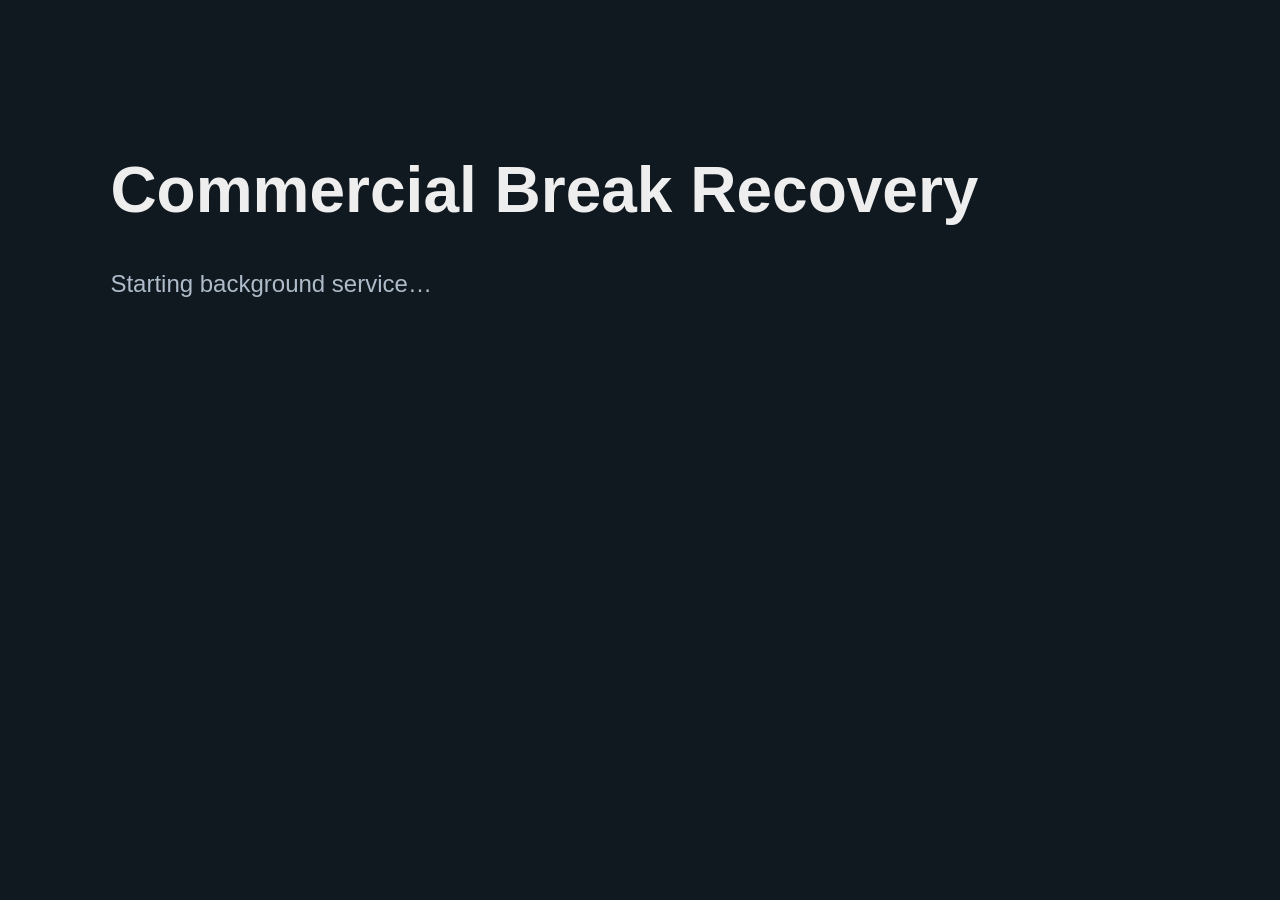
<file: tv-standalone/recovery/index.html>
<!doctype html><html><head><meta charset="utf-8"><style>body{background:#101820;color:#eee;font:32px sans-serif;padding:8%}p{font-size:24px;color:#aebbc9}</style></head><body><h1>Commercial Break Recovery</h1><p id="status">Starting background service…</p><script>
tizen.application.launch('cBRecov001.svc',function(){document.getElementById('status').textContent='Background service started. Closing…';setTimeout(function(){tizen.application.getCurrentApplication().exit()},1500)},function(e){document.getElementById('status').textContent='Unable to start recovery: '+e.message});
</script></body></html>
</file>
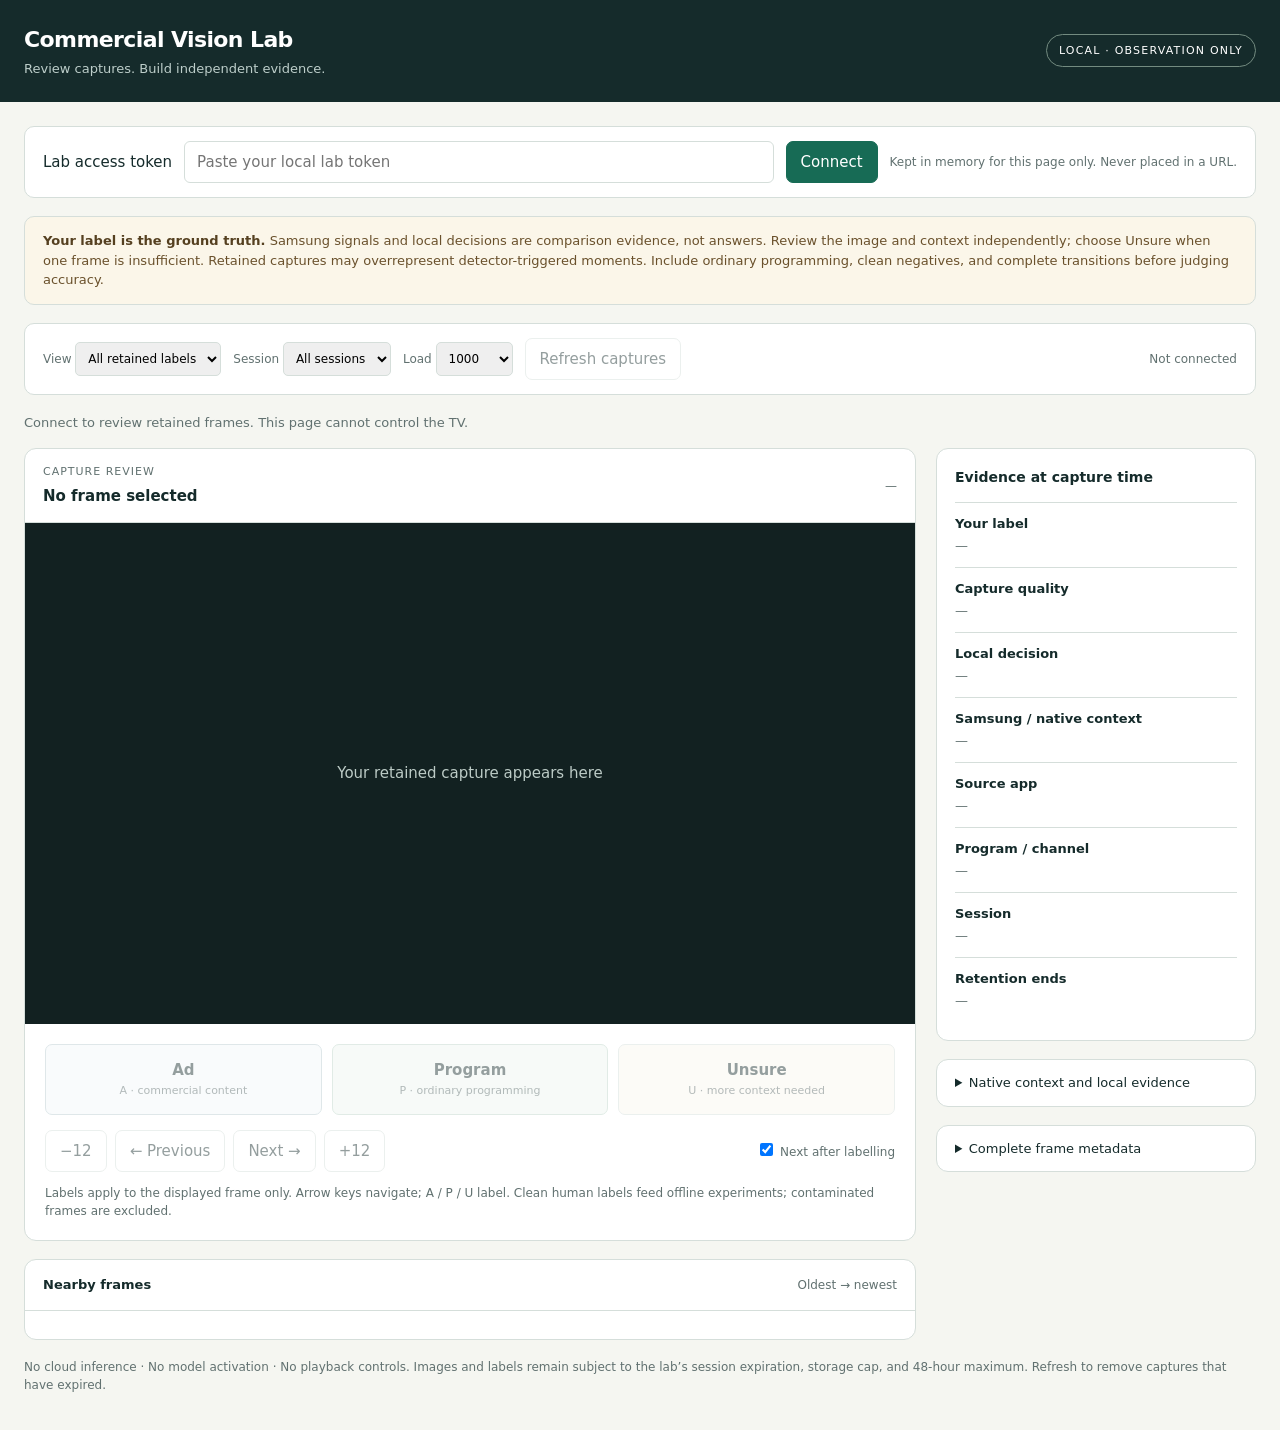
<file: experiments/vision-lab/review.html>
<!doctype html>
<html lang="en">
<meta charset="utf-8">
<meta name="viewport" content="width=device-width,initial-scale=1">
<title>Commercial Vision Lab · Review</title>
<style>
:root{color-scheme:light;--ink:#152b2b;--muted:#617170;--line:#d5deda;--green:#176b55;--paper:#f5f6f1;--card:#fff;--amber:#865a1d}*{box-sizing:border-box}body{margin:0;background:var(--paper);color:var(--ink);font:15px/1.5 system-ui,-apple-system,sans-serif}header{background:var(--ink);color:#fff;padding:23px max(24px,calc((100vw - 1360px)/2));display:flex;align-items:center;justify-content:space-between;gap:20px}h1{font-size:22px;letter-spacing:-.6px;margin:0}header p{margin:3px 0 0;color:#bdceca;font-size:13px}.pill{font:11px/1.2 system-ui;letter-spacing:1.2px;text-transform:uppercase;border:1px solid #738b80;padding:9px 12px;border-radius:30px;white-space:nowrap}main{max-width:1408px;margin:0 auto;padding:24px}button,input,select{font:inherit}button{padding:9px 14px;border:1px solid var(--line);background:#fff;color:var(--ink);border-radius:7px;cursor:pointer}button:hover:not(:disabled){border-color:var(--green);background:#f0f7f3}button:disabled{opacity:.45;cursor:not-allowed}button:focus-visible,input:focus-visible,select:focus-visible,summary:focus-visible{outline:3px solid #8db8dd;outline-offset:2px}.primary{background:var(--green);border-color:var(--green);color:#fff}.primary:hover:not(:disabled){background:#12523f;color:#fff}.auth,.toolbar,.notice{border:1px solid var(--line);background:#fff;border-radius:10px;padding:14px 18px;margin-bottom:18px}.auth{display:flex;align-items:center;gap:12px;flex-wrap:wrap}.auth input{min-width:220px;flex:1;border:1px solid var(--line);border-radius:6px;padding:9px 12px}.muted{color:var(--muted)}.small{font-size:12px}.notice{background:#fbf6e9;color:#6a512c;font-size:13px}.notice strong{color:#554020}.toolbar{display:flex;gap:12px;align-items:center;flex-wrap:wrap}.toolbar label{font-size:12px;color:var(--muted)}select{padding:8px;border:1px solid var(--line);border-radius:5px;max-width:250px}.spacer{flex:1}.grid{display:grid;grid-template-columns:minmax(0,1fr) 320px;gap:20px}.card{background:var(--card);border:1px solid var(--line);border-radius:12px;overflow:hidden}.cardhead{padding:15px 18px;display:flex;gap:12px;justify-content:space-between;align-items:center;border-bottom:1px solid var(--line)}.eyebrow{font-size:11px;letter-spacing:1px;text-transform:uppercase;color:var(--muted);margin-bottom:4px}.frame{aspect-ratio:16/9;background:#122121;display:flex;align-items:center;justify-content:center;position:relative;color:#bccbc6;min-height:220px}.frame img{width:100%;height:100%;object-fit:contain;position:absolute;inset:0}.frame img[hidden]{display:none}.controls{padding:20px}.labels{display:grid;grid-template-columns:repeat(3,1fr);gap:10px}.labels button{padding:14px 8px;font-weight:650}.labels small{display:block;font-weight:400;opacity:.7;font-size:11px;margin-top:2px}.labelad{border-color:#b9cbd0;background:#f2f7f9}.labelprogram{border-color:#bdd5c8;background:#eef6f1}.labelunknown{background:#faf7ef}.nav{display:flex;gap:8px;align-items:center;margin-top:15px;flex-wrap:wrap}.nav label{font-size:12px;color:var(--muted);margin-left:auto}.side{padding:18px}.side h2{font-size:14px;margin:0 0 14px}.fact{padding:11px 0;border-top:1px solid var(--line)}.fact strong{display:block;font-size:13px}.fact span{font-size:13px;color:var(--muted);overflow-wrap:anywhere}.status{min-height:25px;margin:10px 0;color:var(--muted);font-size:13px}.status.error{color:#a43f33}.metadata{margin-top:18px}.metadata summary{padding:13px 18px;cursor:pointer;font-size:13px}pre{white-space:pre-wrap;overflow-wrap:anywhere;max-height:380px;overflow:auto;font-size:11px;background:#f5f7f5;margin:0;padding:18px}.queue{margin-top:18px}.queue-list{display:grid;grid-template-columns:repeat(6,1fr);gap:6px;padding:14px}.queue-list button{padding:9px 5px;font-size:11px;overflow:hidden;text-overflow:ellipsis;white-space:nowrap}.queue-list button.current{border:2px solid var(--green);background:#e8f3ed}.footer{font-size:12px;color:var(--muted);margin-top:18px}.hidden{display:none!important}@media(max-width:900px){.grid{grid-template-columns:1fr}.side{display:grid;grid-template-columns:1fr 1fr;gap:0 20px}.side h2{grid-column:1/-1}.queue-list{grid-template-columns:repeat(4,1fr)}header{padding:20px}main{padding:16px}}@media(max-width:520px){.pill{display:none}.queue-list{grid-template-columns:repeat(3,1fr)}.auth input{min-width:100%;}.labels small{display:none}.side{display:block}}
</style>
<header><div><h1>Commercial Vision Lab</h1><p>Review captures. Build independent evidence.</p></div><span class="pill">Local · observation only</span></header>
<main>
<form id="auth" class="auth"><label for="token">Lab access token</label><input id="token" type="password" autocomplete="off" spellcheck="false" placeholder="Paste your local lab token" required><button class="primary" type="submit">Connect</button><span class="muted small">Kept in memory for this page only. Never placed in a URL.</span></form>
<div class="notice"><strong>Your label is the ground truth.</strong> Samsung signals and local decisions are comparison evidence, not answers. Review the image and context independently; choose Unsure when one frame is insufficient. Retained captures may overrepresent detector-triggered moments. Include ordinary programming, clean negatives, and complete transitions before judging accuracy.</div>
<div class="toolbar"><label>View <select id="filter"><option value="all">All retained labels</option><option value="unlabelled">Unlabelled only</option><option value="ad">Labelled ad</option><option value="program">Labelled program</option><option value="unknown">Labelled unsure</option></select></label><label>Session <select id="session"><option value="all">All sessions</option></select></label><label>Load <select id="limit"><option>500</option><option selected>1000</option><option>5000</option><option>10000</option></select></label><button id="refresh" disabled>Refresh captures</button><span class="spacer"></span><span id="summary" class="small muted">Not connected</span><button id="disconnect" class="hidden">Disconnect</button></div>
<div id="status" class="status" role="status" aria-live="polite">Connect to review retained frames. This page cannot control the TV.</div>
<div class="grid"><section><div class="card"><div class="cardhead"><div><div class="eyebrow">Capture review</div><strong id="frame-title">No frame selected</strong></div><span id="position" class="small muted">—</span></div><div class="frame"><span id="placeholder">Your retained capture appears here</span><img id="image" alt="Selected television capture" hidden></div><div class="controls"><div class="labels"><button class="labelad" data-label="ad" disabled>Ad<small>A · commercial content</small></button><button class="labelprogram" data-label="program" disabled>Program<small>P · ordinary programming</small></button><button class="labelunknown" data-label="unknown" disabled>Unsure<small>U · more context needed</small></button></div><div class="nav"><button id="back-batch" disabled title="Previous 12 frames">−12</button><button id="previous" disabled>← Previous</button><button id="next" disabled>Next →</button><button id="next-batch" disabled title="Next 12 frames">+12</button><label><input id="advance" type="checkbox" checked> Next after labelling</label></div><p class="small muted" style="margin-bottom:0">Labels apply to the displayed frame only. Arrow keys navigate; A / P / U label. Clean human labels feed offline experiments; contaminated frames are excluded.</p></div></div><div class="card queue"><div class="cardhead"><strong style="font-size:13px">Nearby frames</strong><span class="small muted">Oldest → newest</span></div><div id="queue" class="queue-list"></div></div></section>
<aside><div class="card side"><h2>Evidence at capture time</h2><div class="fact"><strong>Your label</strong><span id="human">—</span></div><div class="fact"><strong>Capture quality</strong><span id="quality">—</span></div><div class="fact"><strong>Local decision</strong><span id="local">—</span></div><div class="fact"><strong>Samsung / native context</strong><span id="native">—</span></div><div class="fact"><strong>Source app</strong><span id="source">—</span></div><div class="fact"><strong>Program / channel</strong><span id="program">—</span></div><div class="fact"><strong>Session</strong><span id="session-id">—</span></div><div class="fact"><strong>Retention ends</strong><span id="expires">—</span></div></div><details class="card metadata"><summary>Native context and local evidence</summary><pre id="evidence">No frame selected.</pre></details><details class="card metadata"><summary>Complete frame metadata</summary><pre id="metadata">No frame selected.</pre></details></aside></div>
<p class="footer">No cloud inference · No model activation · No playback controls. Images and labels remain subject to the lab’s session expiration, storage cap, and 48-hour maximum. Refresh to remove captures that have expired.</p>
</main>
<script>
'use strict';
const $=id=>document.getElementById(id);
let token='',rows=[],visible=[],index=0,ready=false,busy=false,objectURL=null,imageRequest=null,revision=0;
const labelButtons=[...document.querySelectorAll('[data-label]')];
function status(message,error=false){$('status').textContent=message;$('status').classList.toggle('error',error);}
async function api(path,options={}){const response=await fetch(path,{cache:'no-store',...options,headers:{'Authorization':'Bearer '+token,...options.headers}});if(!response.ok){let message=response.status===401?'Token rejected. Disconnect and reconnect with the current lab token.':'Request failed ('+response.status+'). The capture may have expired.';try{const body=await response.json();if(response.status!==401&&body.error)message=String(body.error);}catch{}throw Error(message);}return response;}
function current(){return visible[index];}
function controls(){labelButtons.forEach(button=>button.disabled=!ready||busy);$('previous').disabled=$('back-batch').disabled=!visible.length||index===0||busy;$('next').disabled=$('next-batch').disabled=!visible.length||index===visible.length-1||busy;$('refresh').disabled=!token||busy;for(const id of ['filter','session','limit'])$(id).disabled=busy;}
function labelName(label){return label==='unknown'?'Unsure':label?label[0].toUpperCase()+label.slice(1):'Unlabelled';}
function date(value){if(value===null||value===undefined)return 'Unavailable';const parsed=new Date(typeof value==='number'?value*1000:value);return Number.isNaN(parsed.valueOf())?'Unavailable':parsed.toLocaleString();}
function contextValue(value){return value&&typeof value==='object'?(value.value??null):value;}
function rebuild(selectedId){const filter=$('filter').value,session=$('session').value;visible=rows.filter(row=>(session==='all'||row.session_id===session)&&(filter==='all'||(filter==='unlabelled'?!row.manual_label:row.manual_label===filter)));const found=visible.findIndex(row=>row.frame_id===selectedId);index=found>=0?found:Math.min(index,Math.max(0,visible.length-1));render();}
async function refresh(){if(!token)return;busy=true;controls();status('Loading retained captures…');try{const selected=current()?.frame_id;const data=await(await api('/v1/samples?limit='+$('limit').value)).json();rows=data.samples.sort((a,b)=>a.timestamp_unix-b.timestamp_unix);const selectedSession=$('session').value;$('session').replaceChildren(new Option('All sessions','all'));[...new Set(rows.map(row=>row.session_id))].forEach(value=>$('session').add(new Option(value,value)));if([...$('session').options].some(option=>option.value===selectedSession))$('session').value=selectedSession;$('summary').textContent=rows.length+' captures loaded'+(rows.length===Number($('limit').value)?' · limit reached':'');status(rows.length?'Review independently. Use Unsure when context is missing.':'No retained captures yet. Enable and collect a debug session, then refresh.');rebuild(selected);}catch(error){status(error.message,true);}finally{busy=false;controls();}}
async function render(){const ticket=++revision;ready=false;if(imageRequest)imageRequest.abort();imageRequest=new AbortController();if(objectURL){URL.revokeObjectURL(objectURL);objectURL=null;}$('image').hidden=true;$('image').removeAttribute('src');const row=current();$('placeholder').hidden=false;$('placeholder').textContent=row?'Loading capture…':'No captures match this view';$('queue').replaceChildren();if(!row){$('frame-title').textContent='No frame selected';$('position').textContent='—';for(const id of ['human','quality','local','native','source','program','session-id','expires'])$(id).textContent='—';$('evidence').textContent=$('metadata').textContent='No frame selected.';controls();return;}
$('frame-title').textContent=date(row.timestamp_unix??row.timestamp);$('position').textContent=(index+1)+' / '+visible.length;$('human').textContent=labelName(row.manual_label)+(row.label_source?' · '+row.label_source:'');$('quality').textContent=(row.contamination?.status??'unknown')+(row.contamination?.reasons?.length?' · '+row.contamination.reasons.join('; '):'');$('local').textContent=row.decision??'Unavailable';const snapshot=row.metadata?.native_metadata??{},native=snapshot.native??{},context=snapshot.context??{};const samsung=row.metadata?.tv_debug?.evidence?.samsung??{};$('native').textContent='Samsung: '+(samsung.verdict??'unknown')+' · YouTube metadata: '+(native.usable===true?'aligned':native.reason??'unavailable');$('source').textContent=row.source??'Unavailable';$('program').textContent=[contextValue(context.show),contextValue(context.channel)].filter(Boolean).join(' / ')||'Unavailable';$('session-id').textContent=row.session_id;$('expires').textContent=date(row.expires_unix);$('evidence').textContent=JSON.stringify({local:{decision:row.decision,evidence:row.evidence},samsung:samsung,native_context:snapshot},null,2);$('metadata').textContent=JSON.stringify(row,null,2);
const start=Math.floor(index/12)*12;visible.slice(start,start+12).forEach((item,offset)=>{const button=document.createElement('button');button.textContent=(start+offset+1)+' · '+labelName(item.manual_label);button.title=date(item.timestamp_unix);button.classList.toggle('current',start+offset===index);button.setAttribute('aria-label','Review frame '+(start+offset+1)+', '+labelName(item.manual_label));button.onclick=()=>{if(!busy){index=start+offset;render();}};$('queue').append(button);});controls();
try{const response=await api('/v1/samples/'+encodeURIComponent(row.frame_id)+'/image',{signal:imageRequest.signal});const blob=await response.blob();if(ticket!==revision)return;objectURL=URL.createObjectURL(blob);$('image').src=objectURL;await $('image').decode();if(ticket!==revision)return;$('image').hidden=false;$('placeholder').hidden=true;ready=true;controls();}catch(error){if(error.name==='AbortError'||ticket!==revision)return;$('placeholder').textContent='Capture unavailable — refresh retained frames';status(error.message,true);}}
async function label(value){if(!ready||busy||!current())return;const row=current(),oldIndex=index,oldNext=visible[index+1]?.frame_id;busy=true;controls();status('Saving human label…');try{await api('/v1/labels',{method:'POST',headers:{'Content-Type':'application/json'},body:JSON.stringify({frame_ids:[row.frame_id],label:value,note:'Manually reviewed in local observation-only review page'})});row.manual_label=value;row.label_source='human';const target=$('advance').checked?oldNext:row.frame_id;rebuild(target);if($('advance').checked&&!oldNext&&$('filter').value==='all'){index=Math.min(oldIndex,visible.length-1);render();}status('Saved '+labelName(value)+' for the reviewed frame.');}catch(error){status(error.message,true);}finally{busy=false;controls();}}
function move(delta){if(!busy&&visible.length){index=Math.max(0,Math.min(visible.length-1,index+delta));render();}}
$('auth').onsubmit=async event=>{event.preventDefault();token=$('token').value.trim();if(!token)return;$('token').value='';$('auth').classList.add('hidden');$('disconnect').classList.remove('hidden');await refresh();};
$('disconnect').onclick=()=>{if(imageRequest)imageRequest.abort();token='';rows=[];visible=[];index=0;busy=false;$('auth').classList.remove('hidden');$('disconnect').classList.add('hidden');$('summary').textContent='Not connected';$('session').replaceChildren(new Option('All sessions','all'));render();status('Disconnected. Token removed from page memory.');};
$('refresh').onclick=refresh;$('filter').onchange=()=>rebuild(current()?.frame_id);$('session').onchange=()=>{index=0;rebuild();};$('limit').onchange=refresh;$('previous').onclick=()=>move(-1);$('next').onclick=()=>move(1);$('back-batch').onclick=()=>move(-12);$('next-batch').onclick=()=>move(12);labelButtons.forEach(button=>button.onclick=()=>label(button.dataset.label));
document.addEventListener('keydown',event=>{if(['INPUT','SELECT','TEXTAREA','BUTTON','SUMMARY'].includes(document.activeElement?.tagName)||event.ctrlKey||event.metaKey||event.altKey)return;if(event.key==='ArrowLeft'){event.preventDefault();move(-1);}else if(event.key==='ArrowRight'){event.preventDefault();move(1);}else if(!event.repeat&&['a','p','u'].includes(event.key.toLowerCase())){event.preventDefault();label({a:'ad',p:'program',u:'unknown'}[event.key.toLowerCase()]);}});
controls();
</script>
</html>
</file>
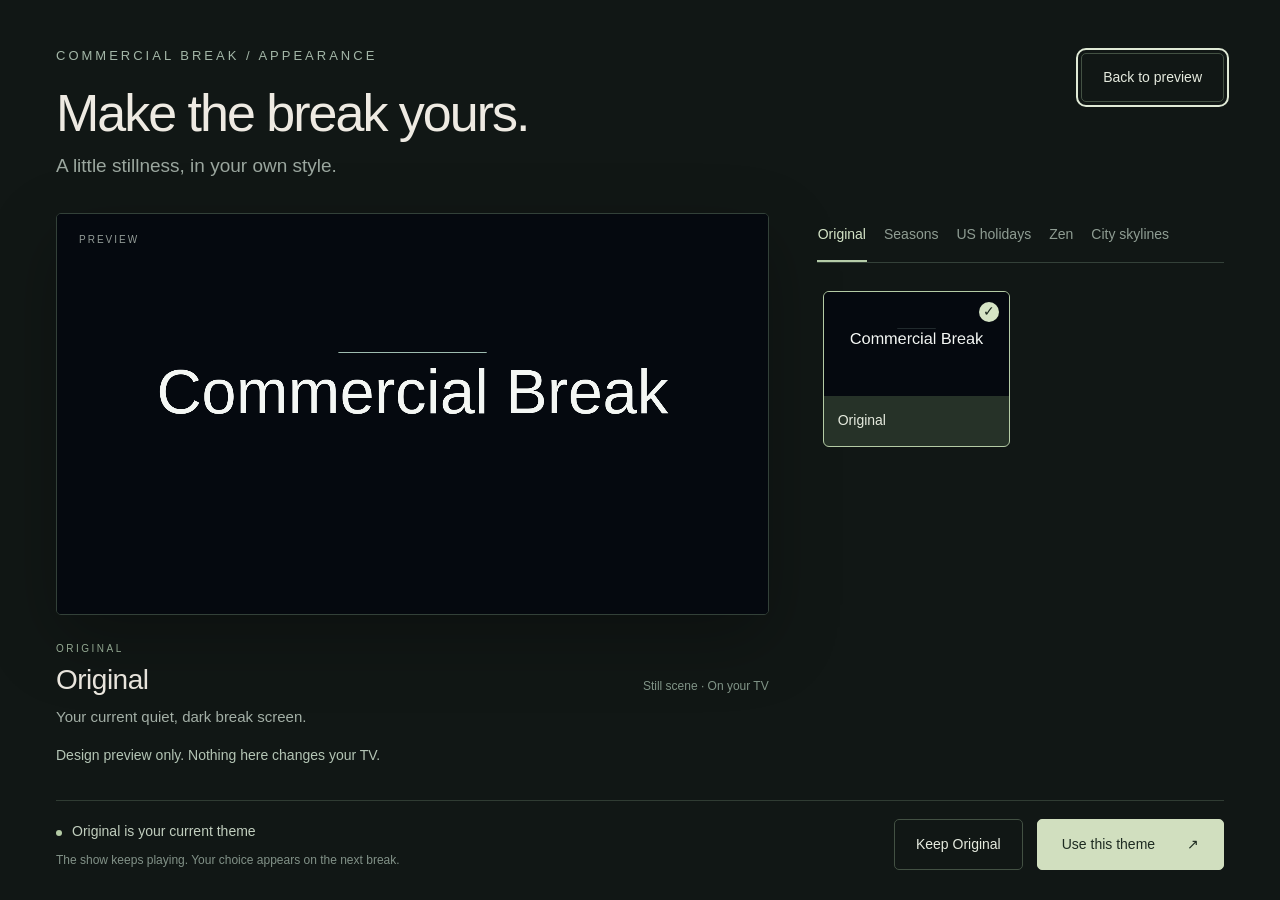
<file: tv-standalone/app/preview.html>
<!doctype html><html lang="en"><head><meta charset="utf-8"><meta name="viewport" content="width=device-width,initial-scale=1"><title>Commercial Break · Appearance preview</title><link rel="stylesheet" href="style.css"><link rel="stylesheet" href="appearance.css"></head><body class="theme-preview-page"><button id="appearance-open">Open appearance preview</button><script>window.CB_THEME_PREVIEW=true;</script><script src="themes.js"></script><script src="appearance.js"></script></body></html>
</file>
<file: tv-standalone/app/style.css>
*{box-sizing:border-box}body{margin:0;background:#101918;color:#f0f5f1;font-family:Arial,sans-serif}main{max-width:1580px;margin:90px auto}.brand{font-size:44px;font-weight:bold;color:#a8d8bc}.brand span{font-size:24px;letter-spacing:4px;margin-left:24px;color:#dfe8e1}.brand small{float:right;font-size:18px;letter-spacing:3px;color:#a0aea6;margin-top:16px}.eyebrow{color:#a8d8bc;font-size:20px;letter-spacing:4px;margin-top:80px}h1{font-size:70px;letter-spacing:-2px;margin:20px 0}p.intro{font-size:28px;color:#b6c5bb}section{margin-top:52px;background:#1c2823;border:1px solid #35463b;border-radius:24px;padding:38px 46px}#indicator{float:left;background:#7d8c83;width:18px;height:18px;border-radius:50%;margin:12px 20px 0 0}h2{font-size:34px;margin:0}#detail{font-size:24px;color:#b8c8bd;margin:20px 0 32px}.buttons{display:flex;gap:24px}button{font-size:27px;font-weight:bold;padding:19px 38px;border:3px solid transparent;border-radius:12px;background:#d7ecd9;color:#14231b}button:focus{outline:5px solid white;outline-offset:5px}button:disabled{background:#35433a;color:#83958a}#disable,#close{background:#2b3d31;color:#f0f5f1}.stats{display:flex;gap:80px;margin-top:30px}.stats p{font-size:19px;color:#9bb3a3}.stats strong{display:block;font-size:30px;margin-top:8px;color:#eef4ef}footer{font-size:19px;line-height:1.5;color:#96aa9c;max-width:1400px;margin-top:30px}footer p{margin:5px 0}

main{margin:48px auto}.eyebrow{margin-top:34px}h1{font-size:60px;margin:14px 0}section{margin-top:30px;padding:28px 38px}.buttons{gap:18px}button{font-size:24px;padding:16px 25px}.stats{margin-top:16px}.stats p{margin-bottom:12px}#debug-toggle{background:#2b3d31;color:#f0f5f1}#debug-toggle[aria-checked="true"]{border-color:#a8d8bc}#debug-detail{font-size:22px;color:#dfe8e1;margin:14px 0 8px}.debug-limit{font-size:17px;color:#9bb3a3;margin:0}footer{margin-top:20px}
</file>
<file: tv-standalone/app/appearance.css>
#appearance-panel,#appearance-panel *{box-sizing:border-box}
#appearance-panel[hidden]{display:none!important}#appearance-panel{position:fixed;top:0;right:0;bottom:0;left:0;width:100%;height:100%;margin:0;padding:0;border:0;border-radius:0;background:#111715;color:#eeeae2;z-index:10;overflow:auto;font-family:Arial,sans-serif}.appearance-shell{max-width:1580px;margin:0 auto;padding:48px 56px 30px}.appearance-header{display:flex;justify-content:space-between;align-items:flex-start;margin-bottom:36px}.appearance-eyebrow{color:#a3b6a7;font-size:13px;letter-spacing:3px;margin:0 0 20px}.appearance-header h1{font-size:52px;font-weight:400;letter-spacing:-2px;margin:0 0 12px}.appearance-subtitle{font-size:19px;color:#9ba79f;margin:0}.appearance-header button{margin-top:5px}.appearance-layout{display:grid;grid-template-columns:minmax(0,1.75fr) minmax(350px,1fr);gap:48px}.appearance-canvas-wrap{position:relative;overflow:hidden;border-radius:5px;border:1px solid #334139;box-shadow:0 24px 70px #0004}#appearance-preview{display:block;width:100%;height:auto}.appearance-preview-tag{position:absolute;top:20px;left:22px;color:#d1dbd2;font-size:10px;letter-spacing:2px;opacity:.7}.appearance-caption{display:flex;justify-content:space-between;gap:16px;align-items:center;margin-top:28px}#appearance-category{font-size:10px;letter-spacing:2.5px;color:#a1b89f;margin:0 0 10px}#appearance-name{font-size:28px;letter-spacing:-.5px;font-weight:400;margin:0 0 10px}#appearance-description{font-size:15px;color:#a3afa6;margin:0;line-height:1.5}.appearance-still{font-size:12px;color:#83978a;white-space:nowrap}#appearance-note{font-size:14px;line-height:1.6;color:#b4c5b5;min-height:28px;margin-top:16px}.appearance-library{min-width:0}#appearance-groups{display:flex;flex-wrap:wrap;border-bottom:1px solid #344139;margin-bottom:22px;gap:16px}#appearance-panel button{font-family:inherit;cursor:pointer;transition:background .12s;color:#e5eade;font-weight:400;line-height:1.35}#appearance-groups button{border:0;border-bottom:2px solid transparent;border-radius:0;padding:12px 1px 16px;background:none;font-size:14px;white-space:nowrap;color:#8f9d93}#appearance-groups button[aria-selected=true]{color:#d4e4c7;border-color:#b6cda9}#appearance-options{display:grid;grid-template-columns:1fr 1fr;gap:18px;max-height:500px;overflow:auto;padding:6px 8px 10px 6px;scrollbar-width:thin;scrollbar-color:#4c5a4f #18201b}#appearance-panel .appearance-choice{position:relative;padding:0 0 16px;border:1px solid #334139;border-radius:6px;overflow:hidden;background:#19221c;text-align:left;font-size:14px;min-width:0}#appearance-panel .appearance-choice[aria-pressed=true]{border-color:#b4cba5;background:#263228}.appearance-choice canvas{width:100%;height:auto;display:block;margin-bottom:15px}.appearance-choice span{padding:0 14px;display:block}.appearance-choice i{position:absolute;right:10px;top:10px;background:#d5e4c5;color:#18261b;width:20px;height:20px;border-radius:50%;font-size:14px;text-align:center;font-style:normal}.appearance-choice i:empty{display:none}#appearance-panel button:focus{outline:2px solid #e0ead6;outline-offset:3px}#appearance-panel button:hover{filter:brightness(1.1)}.appearance-footer{display:flex;justify-content:space-between;align-items:center;border-top:1px solid #303c33;padding-top:18px;margin:14px 0 0;max-width:none;font-size:14px;color:#c1cebe}.appearance-footer p{font-size:12px;color:#829288;margin:9px 0 0}.appearance-dot{display:inline-block;width:6px;height:6px;border-radius:50%;background:#b4cba5;margin-right:10px}.appearance-actions{display:flex;gap:14px}#appearance-panel .appearance-secondary{border:1px solid #435143;background:transparent;font-size:14px;padding:14px 21px;border-radius:5px}#appearance-save{border:1px solid #d1dfbf;background:#d1dfbf!important;color:#1e2b21!important;border-radius:5px;font-size:14px;padding:15px 24px}#appearance-save span{padding-left:28px}#appearance-save:disabled{opacity:.45;cursor:wait}#appearance-open{background:#2b3d31;color:#f0f5f1}.theme-preview-page{background:#111715;margin:0;color:#eeeae2;font-family:Arial,sans-serif}.theme-preview-page>button{margin:40px;padding:20px;background:#d1dfbf;border:0;border-radius:5px;font-size:20px}
@media(min-width:1650px){.appearance-shell{padding-top:30px}.appearance-header{margin-bottom:22px}.appearance-header h1{font-size:52px}.appearance-eyebrow{font-size:16px}.appearance-subtitle{font-size:23px}.appearance-layout{gap:64px}#appearance-groups button{font-size:18px}#appearance-options{max-height:500px}.appearance-choice span{font-size:18px}.appearance-caption{margin-top:22px}#appearance-name{font-size:36px}#appearance-description{font-size:20px}#appearance-category{font-size:13px}#appearance-note{font-size:17px}.appearance-still{font-size:15px}.appearance-footer{font-size:18px}.appearance-footer p{font-size:15px}#appearance-panel .appearance-secondary,#appearance-save{font-size:18px;padding:18px 26px}}
@media(max-width:900px){.appearance-shell{padding:28px 24px}.appearance-header h1{font-size:36px}.appearance-layout{grid-template-columns:1fr;gap:22px}.appearance-header{margin-bottom:25px}.appearance-library{order:2}#appearance-options{grid-template-columns:repeat(3,1fr);max-height:260px}.appearance-footer{gap:20px}.appearance-still{display:none}.appearance-footer p{max-width:220px}.appearance-header button{padding:10px!important}.appearance-actions{gap:8px}#appearance-save span{padding-left:4px}}
@media(prefers-reduced-motion:reduce){#appearance-panel button{transition:none}}
</file>
